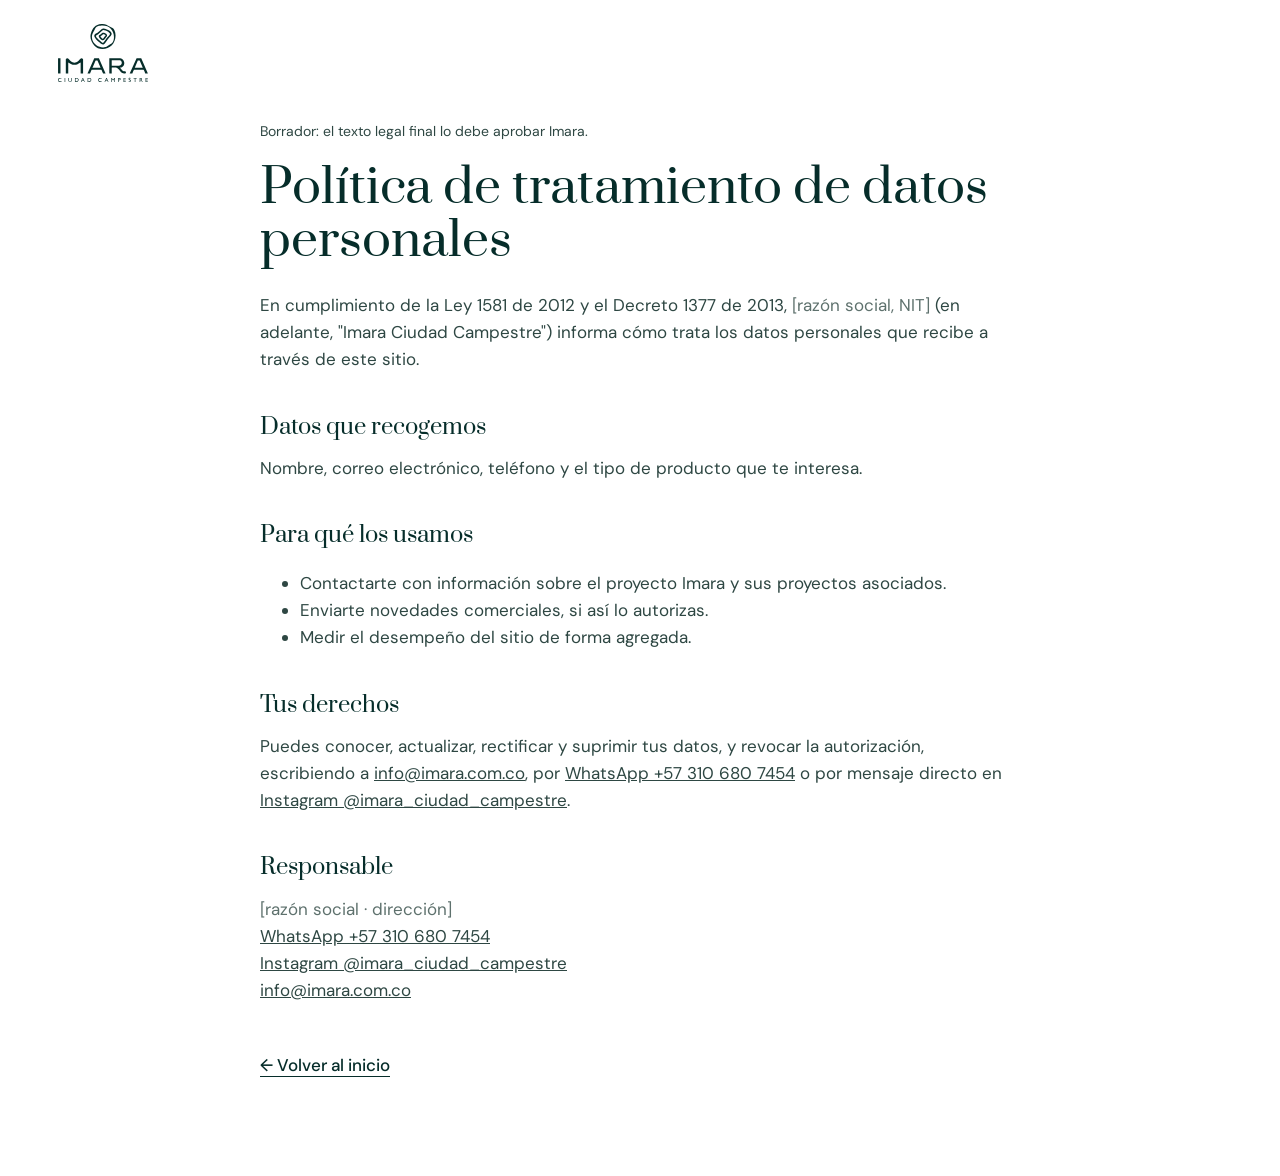
<file: privacidad.html>
<!doctype html>
<html lang="es-CO">
<head>
  <meta charset="utf-8">
  <meta name="viewport" content="width=device-width, initial-scale=1">
  <title>Tratamiento de datos · Imara Ciudad Campestre</title>
  <meta name="robots" content="noindex, nofollow">
  <link rel="icon" href="assets/logo/favicon.svg" type="image/svg+xml">
  <link href="https://fonts.googleapis.com/css2?family=DM+Sans:opsz,wght@9..40,400;9..40,600&family=Prata&display=swap" rel="stylesheet">
  <link rel="stylesheet" href="styles.css?v=13">
  <style>
    .legal { padding: 120px 0 96px; }
    .legal .wrap { max-width: 760px; }
    .legal h1 { font-family: var(--serif); font-size: clamp(32px, 5vw, 48px); line-height: 1.1; margin-bottom: 24px; }
    .legal h2 { font-family: var(--serif); font-size: 22px; margin: 36px 0 10px; }
    .legal p, .legal li { color: var(--text); }
    .legal .note { margin: 0 0 20px; }
    .legal-top { position: absolute; top: 24px; left: 0; right: 0; }
    .legal-top img { width: 90px; }
  </style>
</head>
<body>
  <div class="legal-top"><div class="wrap"><a href="./"><img src="assets/logo/imara-logo-ink.svg" alt="Imara Ciudad Campestre, volver al inicio"></a></div></div>
  <main class="legal">
    <div class="wrap">
      <p class="note">Borrador: el texto legal final lo debe aprobar Imara.</p>
      <h1>Política de tratamiento de datos personales</h1>
      <p>En cumplimiento de la Ley 1581 de 2012 y el Decreto 1377 de 2013, <span class="pending">[razón social, NIT]</span> (en adelante, "Imara Ciudad Campestre") informa cómo trata los datos personales que recibe a través de este sitio.</p>

      <h2>Datos que recogemos</h2>
      <p>Nombre, correo electrónico, teléfono y el tipo de producto que te interesa.</p>

      <h2>Para qué los usamos</h2>
      <ul>
        <li>Contactarte con información sobre el proyecto Imara y sus proyectos asociados.</li>
        <li>Enviarte novedades comerciales, si así lo autorizas.</li>
        <li>Medir el desempeño del sitio de forma agregada.</li>
      </ul>

      <h2>Tus derechos</h2>
      <p>Puedes conocer, actualizar, rectificar y suprimir tus datos, y revocar la autorización, escribiendo a <a href="mailto:info@imara.com.co">info@imara.com.co</a>, por <a href="https://wa.me/573106807454" target="_blank" rel="noopener">WhatsApp +57 310 680 7454</a> o por mensaje directo en <a href="https://www.instagram.com/imara_ciudad_campestre/" target="_blank" rel="noopener">Instagram @imara_ciudad_campestre</a>.</p>

      <h2>Responsable</h2>
      <p><span class="pending">[razón social · dirección]</span><br><a href="https://wa.me/573106807454" target="_blank" rel="noopener">WhatsApp +57 310 680 7454</a><br><a href="https://www.instagram.com/imara_ciudad_campestre/" target="_blank" rel="noopener">Instagram @imara_ciudad_campestre</a><br><a href="mailto:info@imara.com.co">info@imara.com.co</a></p>

      <p style="margin-top:48px"><a class="text-link" href="./">← Volver al inicio</a></p>
    </div>
  </main>
</body>
</html>
</file>
<file: styles.css>
/* ==========================================================
   Imara Ciudad Campestre · landing
   Look: the client's Cargo page. Sky, landscape, Prata in
   logo green, DM Sans body, flat surfaces, square corners.
   ========================================================== */

:root {
  --ink: #062D2A;            /* logo green: text, buttons, rules */
  --ink-2: #0C3F3B;          /* button hover */
  --text: #2E4743;           /* body copy on light backgrounds */
  --muted: #5E716D;          /* notes, placeholders */
  --sky: #72B3F7;            /* top of the hero sky */
  --sky-pale: #CFE4F6;       /* sky near the horizon */
  --wash: #EEF5FC;           /* section tint, from the sky */
  --cream: #F4F2ED;          /* Visión background, from the client's deck */
  --white: #FFFFFF;
  --line: rgba(6, 45, 42, .16);
  --error: #8C2318;          /* form errors only */

  --serif: "Prata", Georgia, "Times New Roman", serif;
  --sans: "DM Sans", system-ui, -apple-system, "Segoe UI", sans-serif;

  --wrap: 1240px;
  --gutter: clamp(16px, 4.5vw, 64px);
  --header-h: 72px;
}

*, *::before, *::after { box-sizing: border-box; }
html { scroll-behavior: smooth; scroll-padding-top: var(--header-h); -webkit-text-size-adjust: 100%; }
body {
  margin: 0;
  background: var(--white);
  color: var(--text);
  font: 400 17px/1.6 var(--sans);
  -webkit-font-smoothing: antialiased;
  overflow-x: hidden;
}
img, video { max-width: 100%; height: auto; display: block; }
a { color: inherit; }
h1, h2, h3 { margin: 0; font-weight: 400; color: var(--ink); }
p, figure { margin: 0; }
ul[role="list"], ol[role="list"] { list-style: none; margin: 0; padding: 0; }
button { font: inherit; }

.wrap { width: min(100% - 2 * var(--gutter), var(--wrap)); margin-inline: auto; }
.sr-only { position: absolute; width: 1px; height: 1px; overflow: hidden; clip: rect(0 0 0 0); white-space: nowrap; }
.skip { position: absolute; left: 12px; top: -60px; z-index: 100; background: var(--ink); color: var(--white); padding: 10px 14px; }
.skip:focus { top: 12px; }
:focus-visible { outline: 2px solid var(--ink); outline-offset: 3px; }

/* ---------- type ---------- */
.h2 {
  font-family: var(--serif); font-size: clamp(34px, 4.4vw, 60px); line-height: 1.08;
  letter-spacing: -.005em; text-wrap: balance;
}
.lead { font-size: clamp(18px, 1.5vw, 20px); color: var(--text); max-width: 46ch; text-wrap: pretty; }
.note { font-size: 14px; color: var(--muted); margin-top: 16px; }
.pending { color: var(--muted); }
.site-footer .pending { color: rgba(255, 255, 255, .62); }
.rule { display: block; width: clamp(72px, 8.4vw, 120px); height: 3px; background: var(--ink); }

/* ---------- buttons and links ---------- */
.btn {
  display: inline-flex; align-items: center; justify-content: center; gap: 10px;
  min-height: 48px; padding: 0 22px; border: 0; border-radius: 0;
  background: var(--ink); color: var(--white);
  font: 500 16px/1 var(--sans); text-decoration: none; cursor: pointer;
  transition: background .2s;
}
.btn:hover { background: var(--ink-2); }
.btn-block { width: 100%; min-height: 54px; font-size: 17px; }
.text-link {
  display: inline-flex; gap: 8px; align-items: center; color: var(--ink); font-weight: 500;
  text-decoration: underline; text-decoration-thickness: 1px; text-underline-offset: 5px;
}
.text-link:hover { text-decoration-thickness: 2px; }

/* ---------- header ---------- */
.site-header {
  position: fixed; inset: 0 0 auto; z-index: 50; color: var(--white);
  transition: background .25s, border-color .25s;
  border-bottom: 1px solid transparent;
}
.site-header.is-solid, .site-header.menu-open { background: var(--white); border-bottom-color: var(--line); color: var(--ink); }
.header-row { display: flex; align-items: center; gap: clamp(16px, 2.4vw, 36px); height: 112px; transition: height .25s; }
.site-header.is-solid .header-row, .site-header.menu-open .header-row { height: var(--header-h); }
.brand { display: block; flex: none; width: 132px; transition: width .25s; }
.site-header.is-solid .brand, .site-header.menu-open .brand { width: 84px; }
.brand img { width: 100%; height: auto; }
.brand-ink, .site-header.is-solid .brand-light, .site-header.menu-open .brand-light { display: none; }
.site-header.is-solid .brand-ink, .site-header.menu-open .brand-ink { display: block; }

.nav { display: flex; align-items: center; gap: clamp(16px, 2.2vw, 32px); margin-left: auto; font-size: 15px; font-weight: 500; }
.nav a { text-decoration: none; padding: 6px 0; border-bottom: 1px solid transparent; }
.nav a:hover, .nav a.is-active { border-bottom-color: currentColor; }
.header-cta { min-height: 44px; padding: 0 18px; font-size: 15px; flex: none; background: var(--white); color: var(--ink); }
.header-cta:hover { background: var(--wash); }
.site-header.is-solid .header-cta, .site-header.menu-open .header-cta { background: var(--ink); color: var(--white); }
.site-header.is-solid .header-cta:hover, .site-header.menu-open .header-cta:hover { background: var(--ink-2); }
.nav-toggle { display: none; }

@media (max-width: 960px) {
  .header-row { height: 88px; gap: 12px; }
  .brand { width: 104px; }
  .header-cta { margin-left: auto; min-height: 40px; padding: 0 14px; font-size: 14px; }
  .nav-toggle {
    display: grid; place-content: center; gap: 7px; width: 44px; height: 44px; flex: none;
    background: none; border: 0; color: inherit; cursor: pointer; padding: 0; margin-right: -8px;
  }
  .nav-toggle .bar { width: 24px; height: 1.5px; background: currentColor; transition: transform .25s; }
  .nav-toggle[aria-expanded="true"] .bar:nth-child(2) { transform: translateY(4.25px) rotate(45deg); }
  .nav-toggle[aria-expanded="true"] .bar:nth-child(3) { transform: translateY(-4.25px) rotate(-45deg); }
  .nav {
    position: fixed; inset: var(--header-h) 0 auto 0; height: calc(100dvh - var(--header-h));
    flex-direction: column; align-items: stretch; gap: 0; margin: 0; padding: 8px var(--gutter) 40px;
    background: var(--white); font: 400 28px/1.2 var(--serif);
    visibility: hidden; opacity: 0; transition: opacity .2s, visibility .2s;
  }
  .nav a { padding: 16px 0; border-bottom: 1px solid var(--line); }
  .nav a:hover, .nav a.is-active { border-bottom-color: var(--line); }
  .site-header.menu-open .nav { visibility: visible; opacity: 1; }
}

/* ---------- hero: render of a street in Imara ---------- */
.hero {
  position: relative; min-height: max(100svh, 640px);
  display: flex; align-items: flex-start;
  background: var(--ink) url("assets/img/render-calle.jpg") center / cover no-repeat;
  background-image: image-set(url("assets/img/render-calle-1400.webp") type("image/webp"), url("assets/img/render-calle.jpg") type("image/jpeg"));
  color: var(--white);
}
@media (min-width: 1401px) {
  .hero { background-image: image-set(url("assets/img/render-calle.webp") type("image/webp"), url("assets/img/render-calle.jpg") type("image/jpeg")); }
}
/* Shade on the left and under the header so white type reads over the foliage */
.hero::before {
  content: ""; position: absolute; inset: 0; pointer-events: none;
  background:
    linear-gradient(180deg, rgba(6, 45, 42, .6) 0, rgba(6, 45, 42, 0) 170px),
    linear-gradient(90deg, rgba(6, 45, 42, .74) 0%, rgba(6, 45, 42, .42) 42%, rgba(6, 45, 42, 0) 70%);
}
.hero-content { position: relative; padding: clamp(150px, 22vh, 220px) 0 72px; }
.hero h1 { color: var(--white); }
.hero-title { font-family: var(--serif); font-size: clamp(46px, 5.8vw, 104px); line-height: 1.06; letter-spacing: -.01em; }
.hero .rule { margin: clamp(24px, 2.6vw, 40px) 0; background: var(--white); }
.hero-lead { font-size: clamp(19px, 1.8vw, 30px); line-height: 1.4; }
.hero-place { display: flex; align-items: center; gap: 1em; margin-top: clamp(28px, 3.4vw, 52px); font-size: clamp(19px, 1.8vw, 30px); }
.hero-place svg { flex: none; width: 1.1em; height: auto; }
.render-note {
  position: absolute; right: var(--gutter); bottom: 18px; margin: 0;
  font-size: 12px; color: rgba(255, 255, 255, .85); text-shadow: 0 0 4px rgba(0, 0, 0, .6);
}
@media (max-width: 699px) {
  .hero {
    background-image: url("assets/img/render-calle-mobile.jpg");
    background-image: image-set(url("assets/img/render-calle-mobile.webp") type("image/webp"), url("assets/img/render-calle-mobile.jpg") type("image/jpeg"));
    min-height: max(100svh, 680px);
  }
  .hero::before { background: linear-gradient(180deg, rgba(6, 45, 42, .78) 0%, rgba(6, 45, 42, .5) 50%, rgba(6, 45, 42, 0) 78%); }
  .hero-content { padding-top: 128px; }
}

/* ---------- sections ---------- */
.section { padding: clamp(80px, 10vw, 144px) 0; }
.section-head { margin-bottom: clamp(36px, 4.5vw, 64px); }
.split-head { display: flex; justify-content: space-between; align-items: flex-end; gap: 24px 64px; flex-wrap: wrap; }
.split-head .lead, .split-head .note { margin: 0; }
.split-head .note { padding-bottom: 8px; }

/* El proyecto */
.intro-grid { display: grid; grid-template-columns: 7fr 5fr; gap: clamp(32px, 6vw, 96px); align-items: end; }
.intro .h2 { font-size: clamp(36px, 5vw, 68px); }
.intro-copy { display: grid; gap: 18px; font-size: clamp(18px, 1.5vw, 20px); max-width: 44ch; }
.intro-copy .rule { margin-bottom: 10px; }
@media (max-width: 860px) { .intro-grid { grid-template-columns: 1fr; } }

/* Origen */
.origin { background: var(--ink); color: rgba(255, 255, 255, .86); }
.origin h2 { color: var(--white); }
.origin .rule { background: var(--white); margin: 28px 0; }
.origin-grid { display: grid; grid-template-columns: 6fr 5fr; gap: clamp(40px, 7vw, 112px); align-items: center; }
.origin-copy p { font-size: clamp(18px, 1.5vw, 21px); max-width: 40ch; }
.origin-copy .origin-lead { font: 400 clamp(24px, 2.3vw, 32px)/1.3 var(--serif); color: var(--white); margin-bottom: 18px; }
.rings { color: var(--white); max-width: 460px; width: 100%; justify-self: center; }
.rings svg { width: 100%; height: auto; display: block; overflow: visible; }
@media (max-width: 860px) { .origin-grid { grid-template-columns: 1fr; } .rings { max-width: 340px; } }

/* Visión */
.vision { background: var(--cream); }
.vision-grid { display: grid; grid-template-columns: 6fr 5fr; gap: clamp(40px, 7vw, 112px); align-items: center; }
.kicker { font-size: clamp(18px, 1.6vw, 22px); color: var(--ink); }
.vision-copy .rule { margin: 24px 0; }
.vision-copy p:not(.kicker) { font-size: clamp(17px, 1.4vw, 19px); max-width: 46ch; margin-top: 16px; }
.vision-copy .rule + p { margin-top: 0; }
.pillars { display: grid; grid-template-columns: repeat(2, 1fr); gap: clamp(32px, 4vw, 56px) clamp(20px, 3vw, 40px); text-align: center; }
.pillar { display: grid; justify-items: center; align-content: start; gap: 8px; }
.pillar img { width: clamp(88px, 8vw, 116px); height: auto; margin-bottom: 10px; }
.pillar h3 { font: 400 clamp(22px, 1.9vw, 28px)/1.2 var(--serif); }
.pillar p { font-size: 16px; line-height: 1.45; max-width: 18ch; }
@media (max-width: 860px) { .vision-grid { grid-template-columns: 1fr; } }

/* Video: full width, fills the screen under the header */
.video-section { position: relative; background: #000; }
.video-frame { height: calc(100svh - var(--header-h)); min-height: 420px; }
.video-frame video { width: 100%; height: 100%; object-fit: cover; display: block; }
@media (max-width: 699px), (orientation: portrait) {
  .video-frame { height: auto; min-height: 0; aspect-ratio: 16 / 9; }
  .video-frame video { object-fit: contain; }
}

/* Ubicación */
.proximity { margin: 0 0 clamp(24px, 3vw, 40px); background: #1E2620; }
.proximity img { width: 100%; height: auto; }
.map-frame { position: relative; background: #C9D3C7; }
.map { width: 100%; aspect-ratio: 16 / 8; min-height: 420px; }
@media (max-width: 699px) { .map { aspect-ratio: 4 / 5; min-height: 0; } }
.map-switch { position: absolute; top: 12px; right: 12px; z-index: 500; display: flex; border: 1px solid var(--ink); }
.map-switch[hidden] { display: none; }
.map-switch button {
  min-height: 36px; padding: 0 14px; border: 0; background: var(--white); color: var(--ink);
  font-size: 14px; font-weight: 500; cursor: pointer;
}
.map-switch button[aria-pressed="true"] { background: var(--ink); color: var(--white); }
.map-fallback { position: absolute; inset: 0; display: grid; place-content: center; padding: 24px; text-align: center; color: var(--ink); }
.map-fallback[hidden] { display: none; }
.map-legend { display: flex; flex-wrap: wrap; align-items: center; gap: 12px 32px; margin-top: 20px; font-size: 15px; }
.map-legend p { display: flex; align-items: center; gap: 10px; }
.map-legend .text-link { margin-left: auto; }
@media (max-width: 699px) { .map-legend .text-link { margin-left: 0; } }
.key { display: inline-block; flex: none; }
.key-imara { width: 18px; height: 18px; border-radius: 50%; background: var(--ink); border: 3px solid var(--white); outline: 1px solid var(--ink); }
.key-club { width: 12px; height: 12px; border-radius: 50%; background: var(--white); border: 3px solid var(--ink); }

/* Leaflet, flattened to match the page */
.leaflet-container { font-family: var(--sans); background: #C9D3C7; }
.leaflet-bar { border: 1px solid var(--ink) !important; border-radius: 0 !important; box-shadow: none !important; }
.leaflet-bar a { border-radius: 0 !important; color: var(--ink) !important; border-bottom-color: var(--line) !important; }
.leaflet-control-attribution { font-size: 11px; background: rgba(255, 255, 255, .85) !important; }
.map-pin { width: 16px; height: 16px; border-radius: 50%; background: var(--white); border: 4px solid var(--ink); }
.map-pin.is-imara { background: var(--ink); border: 4px solid var(--white); }
.map-label {
  font: 500 13px/1.2 var(--sans); color: var(--white); white-space: nowrap;
  text-shadow: 0 0 3px rgba(0, 0, 0, .9), 0 0 8px rgba(0, 0, 0, .6);
}
.map-label.is-name { font: 400 26px/1 var(--serif); }
.map-label.is-club { padding-left: 4px; }
.map.is-street .map-label { color: var(--ink); text-shadow: 0 0 3px #fff, 0 0 6px #fff; }

/* Proyectos */
.projects { background: var(--wash); }
.projects .h2 { margin-bottom: clamp(40px, 5vw, 72px); }
.project-list { display: grid; gap: clamp(56px, 7vw, 104px); }
.project { display: grid; grid-template-columns: 7fr 5fr; gap: clamp(28px, 5vw, 72px); align-items: center; }
.project-media img { width: 100%; aspect-ratio: 16 / 10; object-fit: cover; }
.project-body { display: grid; gap: 14px; justify-items: start; }
.project-body h3 { font-family: var(--serif); font-size: clamp(30px, 3vw, 42px); line-height: 1.1; }
.project-body p { max-width: 38ch; }
.project-type { font-size: 15px; color: var(--muted); }
.project-body .text-link { margin-top: 8px; }
.project-logo { display: block; height: 44px; background: var(--ink); -webkit-mask: var(--logo) left center / contain no-repeat; mask: var(--logo) left center / contain no-repeat; margin-bottom: 6px; }
.logo-ferrat { --logo: url("assets/logo/ferrat-gran-reserva.png"); width: 192px; }
.logo-foresti { --logo: url("assets/logo/foresti.png"); width: 104px; height: 46px; }
.projects .note { margin-top: clamp(40px, 5vw, 64px); }
@media (max-width: 860px) { .project { grid-template-columns: 1fr; } }

/* Cronograma (placeholder) */
.steps { display: grid; grid-template-columns: repeat(5, 1fr); gap: 0 clamp(16px, 2vw, 32px); counter-reset: step; }
.step { border-top: 1px solid var(--ink); padding-top: 22px; display: grid; gap: 8px; align-content: start; }
.step-num { font: 400 30px/1 var(--serif); color: var(--ink); margin-bottom: 14px; }
.step h3 { font: 600 18px/1.3 var(--sans); }
.step p { font-size: 15px; line-height: 1.5; }
.step .step-date { font-size: 13px; color: var(--muted); margin-top: 6px; }
@media (max-width: 960px) {
  .steps { grid-template-columns: 1fr; }
  .step { grid-template-columns: 56px 1fr; column-gap: 12px; row-gap: 6px; padding: 20px 0 24px; }
  .step:last-child { border-bottom: 1px solid var(--ink); }
  .step-num { grid-row: span 3; font-size: 26px; margin: 0; }
}

/* Cierre: the Cargo landscape, ink type on the sky, logo on the right */
.closing { position: relative; overflow: hidden; background: var(--sky); color: var(--ink); }
.closing-media img { position: absolute; inset: 0; width: 100%; height: 100%; object-fit: cover; object-position: center bottom; }
.closing-grid {
  position: relative; display: flex; justify-content: space-between; align-items: flex-start; gap: 40px;
  padding: clamp(80px, 9vw, 136px) 0 clamp(260px, 30vw, 460px);
}
.closing .rule { margin: clamp(20px, 2.2vw, 32px) 0; }
.closing-title { font: 400 clamp(36px, 4.4vw, 64px)/1.08 var(--serif); max-width: 14ch; }
.closing-lead { margin: 0; max-width: 20ch; font: 400 clamp(22px, 2.4vw, 36px)/1.25 var(--serif); }
.closing-logo { flex: none; width: clamp(140px, 15vw, 220px); height: auto; margin-top: clamp(8px, 2vw, 32px); }
/* Phones: the photo sits at the bottom at its own size (750 × 1165, mountains start at 34%)
   and the section above it takes the sky color of its top edge, so the type never runs into the cordillera. */
@media (max-width: 699px) {
  .closing { background: #A2CAFD; }
  .closing-media img { top: auto; height: auto; }
  .closing-grid { flex-direction: column; gap: 32px; padding: 72px 0 calc(102vw + 24px); }
  .closing-logo { order: -1; width: 120px; margin-top: 0; }
}

/* Render: its own full-width band so the whole aerial reads, centered */
.render-band { position: relative; background: var(--ink); }
.render-band-media { position: relative; margin: 0; }
.render-band-media img { width: 100%; aspect-ratio: 16 / 9; max-height: calc(100svh - var(--header-h)); object-fit: cover; object-position: 50% 50%; }
@media (max-width: 699px) { .render-band-media img { aspect-ratio: 1600 / 1246; max-height: none; } }

/* Registro: heading on the left, form on the right */
.register { background: var(--white); color: var(--ink); }
.register-grid { display: grid; grid-template-columns: 5fr 6fr; gap: clamp(40px, 7vw, 120px); align-items: start; }
.register-copy { position: sticky; top: calc(var(--header-h) + 40px); }
.register .rule { margin: 28px 0; }
.register .lead { color: var(--ink); }
.register .h2 { font-size: clamp(34px, 3.4vw, 52px); }
@media (max-width: 900px) {
  .register-grid { grid-template-columns: 1fr; }
  .register-copy { position: static; }
}

.form { display: grid; gap: 20px; color: var(--ink); }
.field { display: grid; gap: 6px; }
.field label { font-size: 15px; font-weight: 500; }
.field input:not([type="checkbox"]), .field select {
  width: 100%; min-height: 52px; padding: 0 14px; font: 400 17px var(--sans); color: var(--ink);
  background: var(--white); border: 1px solid rgba(6, 45, 42, .32); border-radius: 0; appearance: none;
}
.field select { background-image: url("data:image/svg+xml,%3Csvg xmlns='http://www.w3.org/2000/svg' width='12' height='8' viewBox='0 0 12 8'%3E%3Cpath d='M1 1l5 5 5-5' fill='none' stroke='%23062D2A' stroke-width='1.6'/%3E%3C/svg%3E"); background-repeat: no-repeat; background-position: right 16px center; padding-right: 40px; }
.field input:focus, .field select:focus { outline: 2px solid var(--ink); outline-offset: 0; }
.field .error { display: none; font-size: 14px; font-weight: 500; color: var(--error); }
.field.is-invalid .error { display: block; }
.field.is-invalid input:not([type="checkbox"]), .field.is-invalid select { border-color: var(--error); }
.consent { grid-template-columns: auto 1fr; column-gap: 12px; align-items: start; }
.consent input { width: 20px; height: 20px; margin: 2px 0 0; accent-color: var(--ink); }
.consent label { font-size: 14px; font-weight: 400; line-height: 1.5; }
.consent .error { grid-column: 1 / -1; }
.hp { position: absolute; left: -9999px; width: 1px; height: 1px; overflow: hidden; }
.form-status { font-size: 15px; min-height: 1.4em; }
.form-status.is-ok { color: var(--ink); }
.form-status.is-error { color: var(--error); font-weight: 500; }
.form.is-sent .field, .form.is-sent [data-submit] { display: none; }
.form.is-sent .form-status { font: 400 clamp(26px, 2.6vw, 34px)/1.25 var(--serif); padding: 8px 0; }
[data-submit][disabled] { opacity: .6; cursor: progress; }
.register-alt { margin: 0; padding-top: 20px; border-top: 1px solid var(--line); font-size: 15px; color: var(--text); }
.register-alt a { color: var(--ink); font-weight: 500; text-underline-offset: 3px; white-space: nowrap; }

/* ---------- footer ---------- */
.site-footer { background: var(--ink); color: rgba(255, 255, 255, .78); padding: 64px 0 32px; font-size: 15px; }
.site-footer :focus-visible { outline-color: var(--white); }
.footer-grid { display: grid; grid-template-columns: 1.2fr 1.6fr 1fr 1fr; gap: 32px; align-items: start; }
.footer-grid > img { width: 112px; height: auto; }
.footer-title { font-weight: 600; color: var(--white); margin-bottom: 10px; }
.site-footer a { text-decoration: none; overflow-wrap: anywhere; }
.site-footer a:hover { text-decoration: underline; text-underline-offset: 4px; }
.footer-legal { display: flex; justify-content: space-between; gap: 24px; flex-wrap: wrap; margin-top: 48px; padding-top: 24px; border-top: 1px solid rgba(255, 255, 255, .16); font-size: 13px; color: rgba(255, 255, 255, .55); }
@media (max-width: 760px) { .footer-grid { grid-template-columns: 1fr 1fr; } .footer-grid > img, .footer-contact { grid-column: 1 / -1; } }

/* ---------- scroll reveal ----------
   Only active when main.js adds .has-reveal, so content stays visible
   without JS and with reduced motion. */
.has-reveal [data-reveal] {
  opacity: 0; transform: translateY(24px);
  transition: opacity .8s cubic-bezier(.2, .7, .2, 1), transform .8s cubic-bezier(.2, .7, .2, 1);
  transition-delay: var(--d, 0ms);
}
.has-reveal [data-reveal].is-in { opacity: 1; transform: none; }

@media (prefers-reduced-motion: reduce) {
  html { scroll-behavior: auto; }
  * { transition: none !important; }
}
</file>
